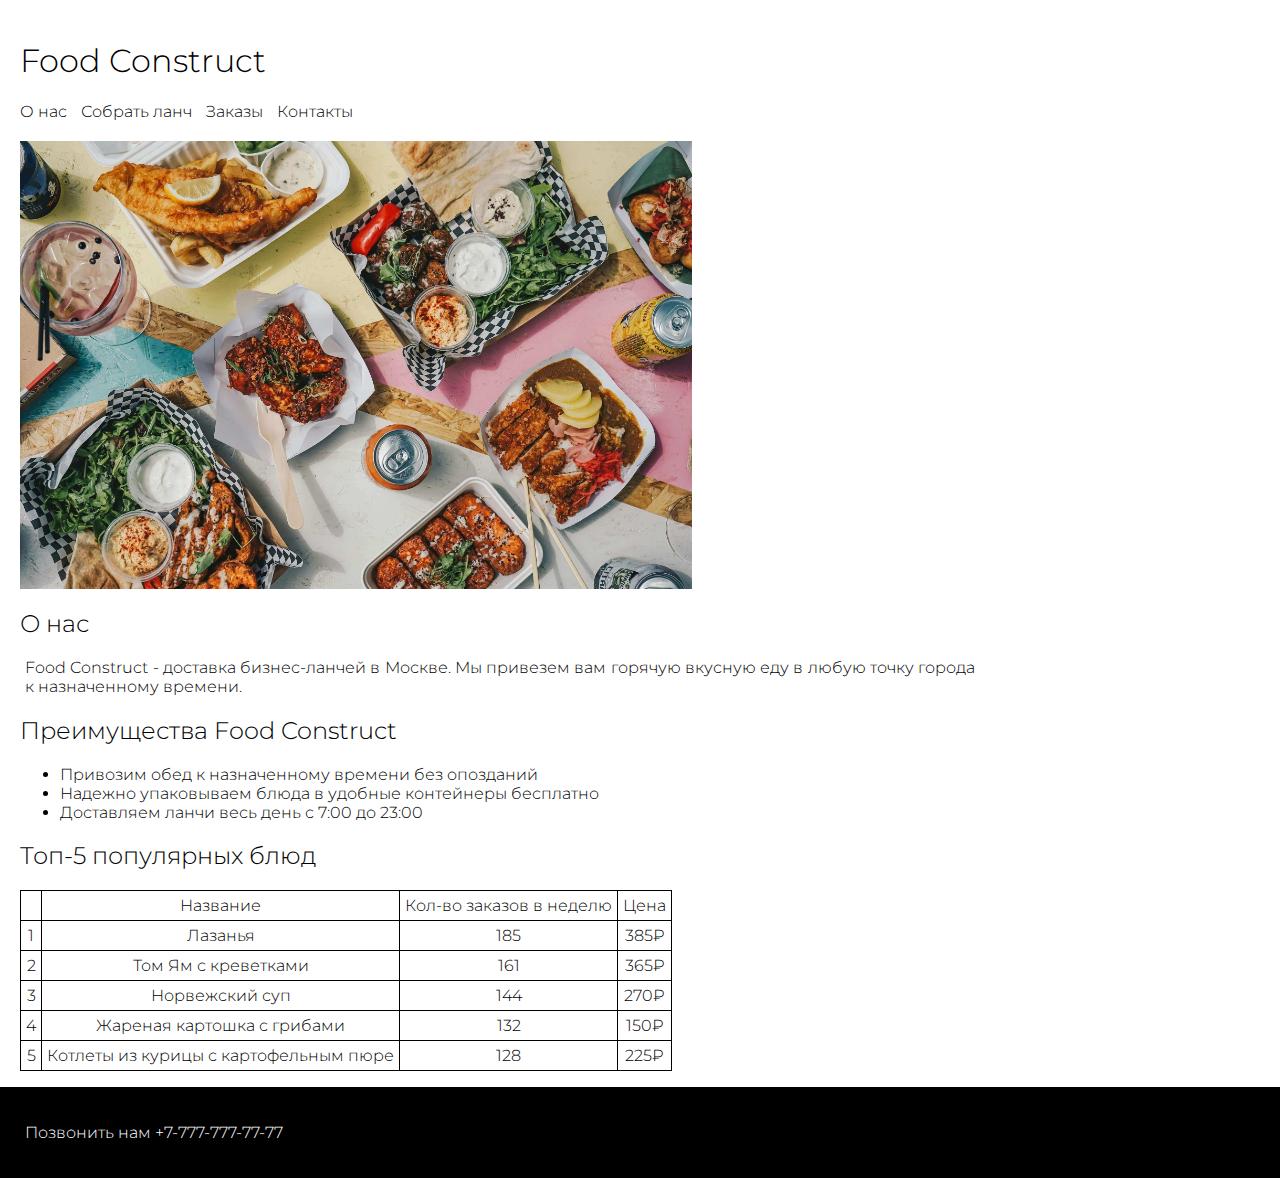
<file: docs/index.html>
<!DOCTYPE html>
<html lang="ru">
<head>
    <meta charset="UTF-8">
    <meta name="viewport" content="width=device-width, initial-scale=1.0">
    <title>Food Construct</title>
    <link rel="stylesheet" href="style.css">
    <link rel="preconnect" href="https://fonts.googleapis.com">
    <link rel="preconnect" href="https://fonts.gstatic.com" crossorigin>
    <link href="https://fonts.googleapis.com/css2?family=Montserrat:ital,wght@0,100..900;1,100..900&display=swap" rel="stylesheet">
</head>
<body>    
    <header class="header">
        <div class="container">
            <h1>Food Construct</h1>
            <nav class="main-menu">
                <ul>
                    <li><a href="index.html">О нас</a></li>
                    <li><a href="lucnh.html">Собрать ланч</a></li>
                    <li><a href="#">Заказы</a></li>
                    <li><a href="#footer">Контакты</a></li>
                </ul>
            </nav>
        </div>
    </header>

    <main>
        <div class="container">
            <figure class="image">
                <img src="images/lunch.jpg" alt="Lunch">
            </figure>

            <section>
                <h2>О нас</h2>
                <p>
                    Food Construct - доставка бизнес-ланчей в Москве. Мы привезем вам горячую вкусную еду в любую точку города к назначенному времени.
                </p>
            </section>

            <section>
                <h2>Преимущества Food Construct</h2>
                <p>
                    <ul>
                        <li>Привозим обед к назначенному времени без опозданий</li>
                        <li>Надежно упаковываем блюда в удобные контейнеры бесплатно</li>
                        <li>Доставляем ланчи весь день с 7:00 до 23:00</li>
                    </ul>
                </p>
            </section>

            <section>
                <h2>Топ-5 популярных блюд</h2>
                <table>
                    <thead>
                        <tr>
                            <th></th>
                            <th>Название</th>
                            <th>Кол-во заказов в неделю</th>
                            <th>Цена</th>
                        </tr>
                    </thead>
                    <tbody>
                        <tr>
                            <td>1</td>
                            <td>Лазанья</td>
                            <td>185</td>
                            <td>385&#8381;</td>
                        </tr>
                        <tr>
                            <td>2</td>
                            <td>Том Ям с креветками</td>
                            <td>161</td>
                            <td>365&#8381;</td>
                        </tr>
                        <tr>
                            <td>3</td>
                            <td>Норвежский суп</td>
                            <td>144</td>
                            <td>270&#8381;</td>
                        </tr>
                        <tr>
                            <td>4</td>
                            <td>Жареная картошка с грибами</td>
                            <td>132</td>
                            <td>150&#8381;</td>
                        </tr>
                        <tr>
                            <td>5</td>
                            <td>Котлеты из курицы с картофельным пюре</td>
                            <td>128</td>
                            <td>225&#8381;</td>
                        </tr>
                    </tbody>
                </table>
                <p></p>
            </section>
        </div>
    </main>

    <footer id="footer">
        <div class="container">
            <p>Позвонить нам +7-777-777-77-77</p>
        </div>
    </footer>
</body>
</html>
</file>
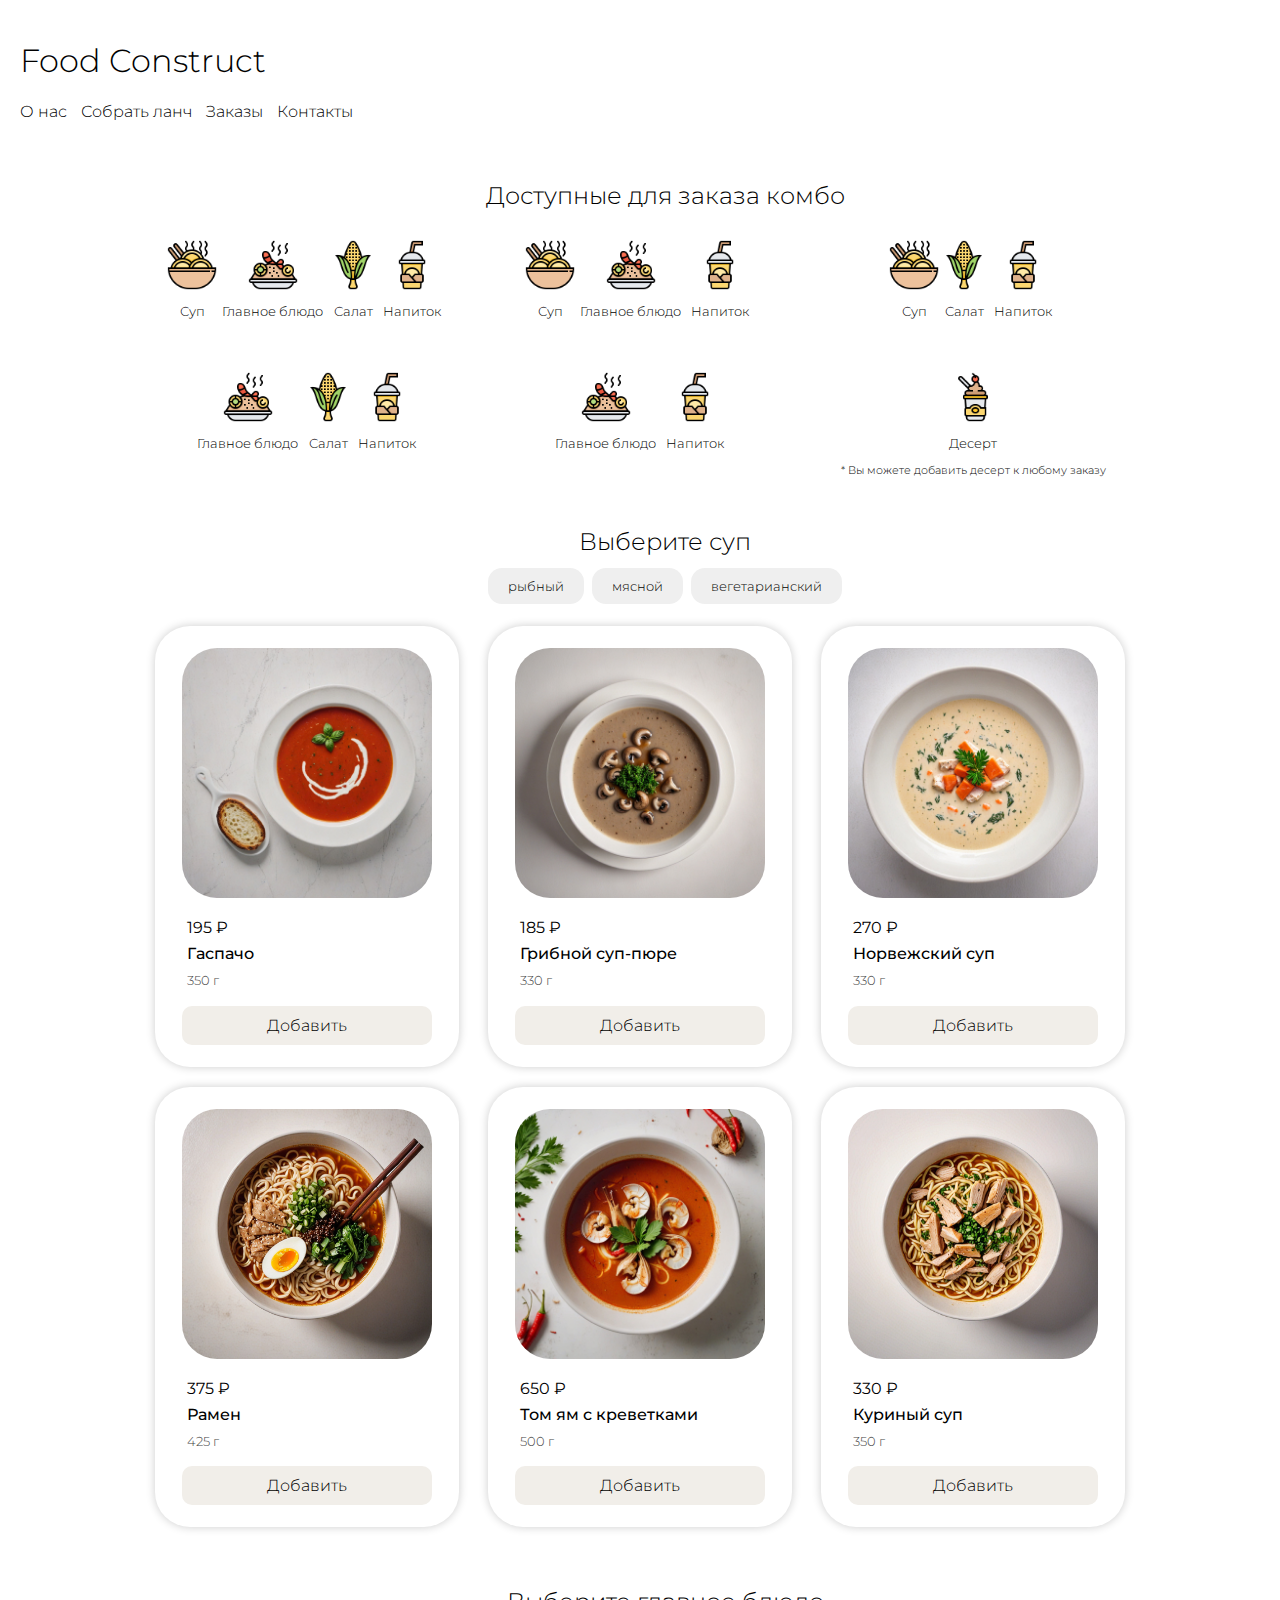
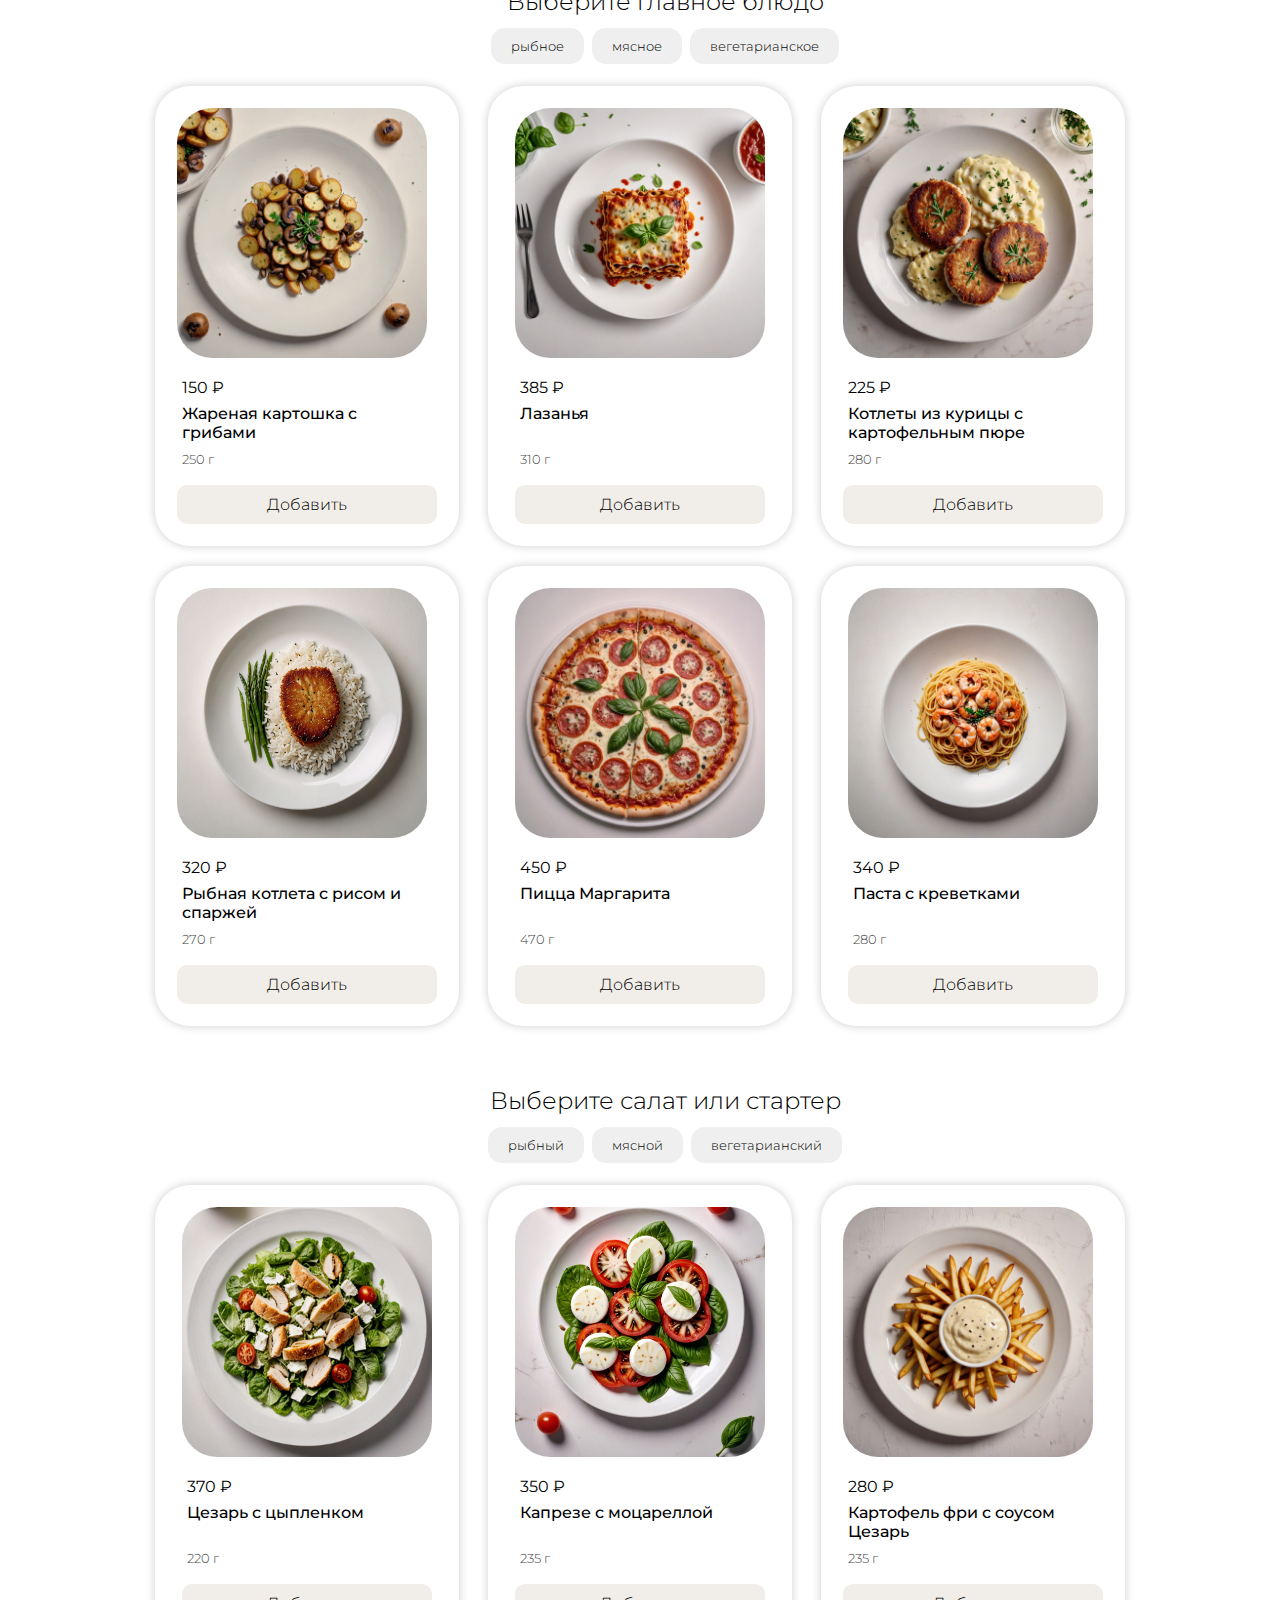
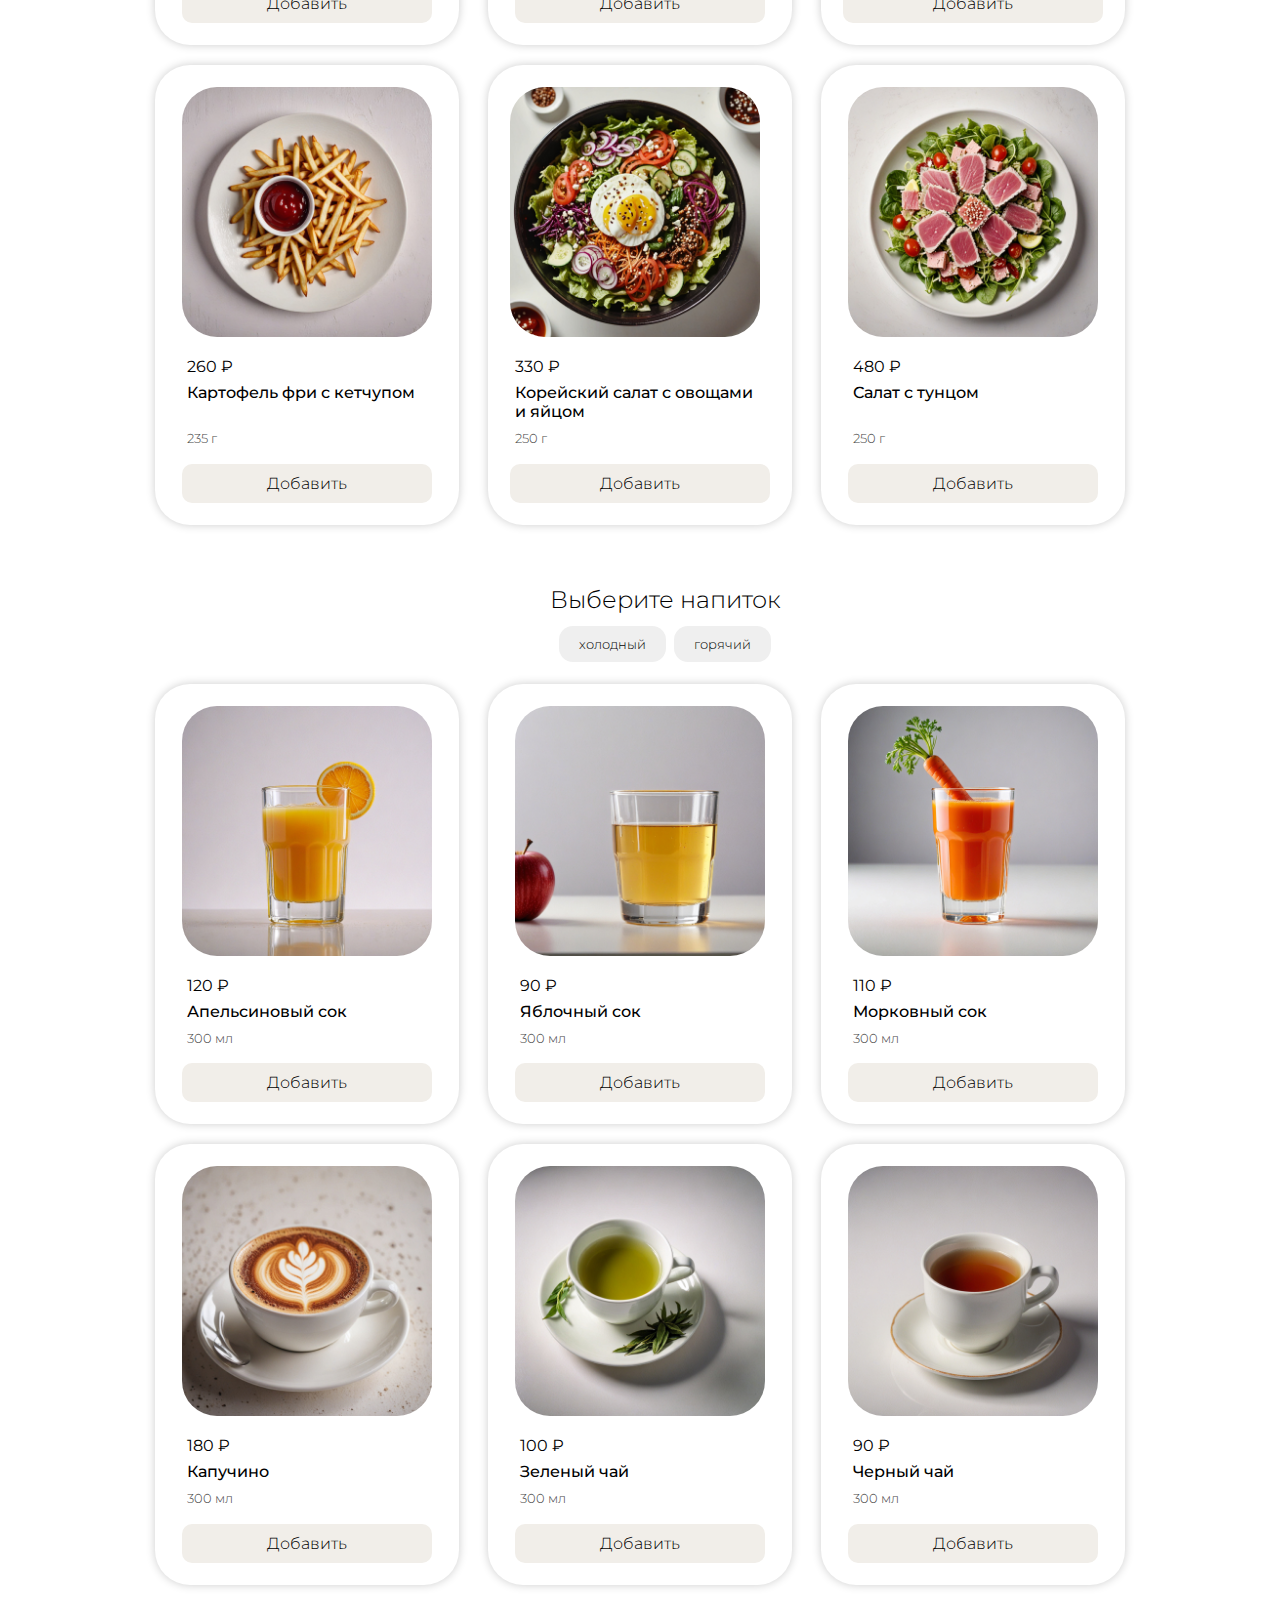
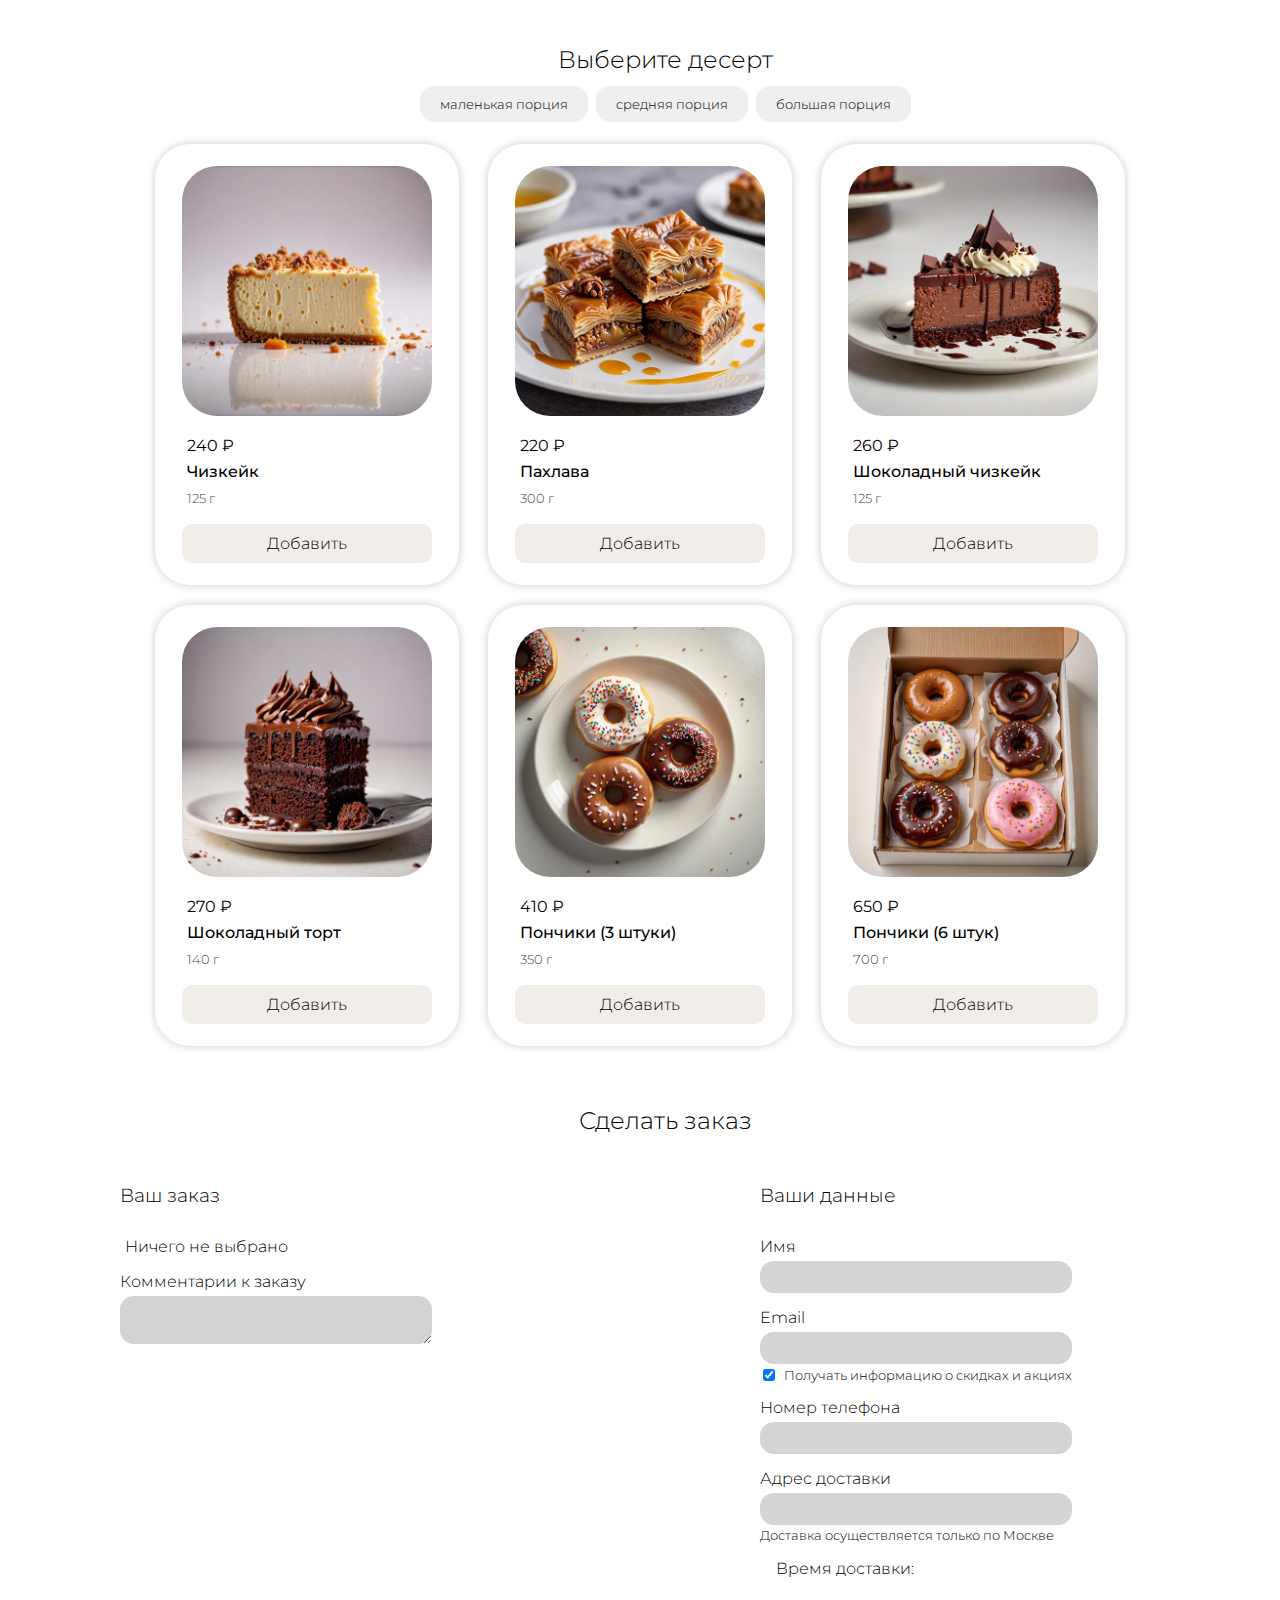
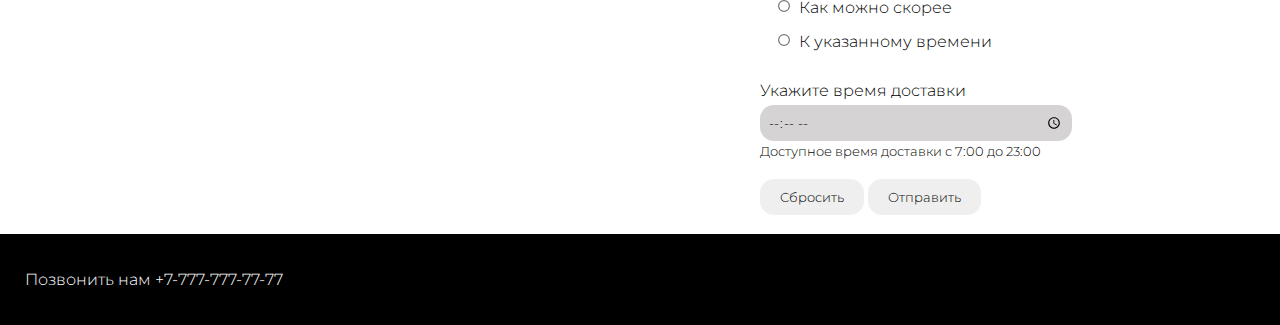
<file: docs/lucnh.html>
<!DOCTYPE html>
<html lang="ru">
<head>
    <meta charset="UTF-8">
    <meta name="viewport" content="width=device-width, initial-scale=1.0">
    <link rel="stylesheet" href="lunch.css">
    <link rel="preconnect" href="https://fonts.googleapis.com">
    <link rel="preconnect" href="https://fonts.gstatic.com" crossorigin>
    <link href="https://fonts.googleapis.com/css2?family=Montserrat:ital,wght@0,100..900;1,100..900&display=swap" rel="stylesheet">
    <title>Food Construct</title>
</head>
<body>

    <header class="header">
        <div class="container">
            <h1>Food Construct</h1>
            <nav class="main-menu">
                <ul>
                    <li><a href="index.html">О нас</a></li>
                    <li><a href="lunch.html">Собрать ланч</a></li>
                    <li><a href="#">Заказы</a></li>
                    <li><a href="#footer">Контакты</a></li>
                </ul>
            </nav>
        </div>
    </header>
    
    <main>
        <!-- Контейнеры для комбо -->
        <section id="lunch-options">
            <h2 class="menu-category-text">Доступные для заказа комбо</h2>
            <div class="combo-container">
              <div class="lunch-option">
                <div class="combo-dish">
                  <img class="icon" src="images/icons/soup.png" alt="Суп">
                  <p>Суп</p>
                </div>
                <div class="combo-dish">
                  <img class="icon" src="images/icons/main.png" alt="Главное блюдо">
                  <p>Главное блюдо</p>
                </div>
                <div class="combo-dish">
                  <img class="icon" src="images/icons/salad.png" alt="Салат">
                  <p>Салат</p>
                </div>
                <div class="combo-dish">
                    <img class="icon" src="images/icons/drink.png" alt="Напиток">
                    <p>Напиток</p>
                  </div>
              </div>

              <div class="lunch-option">
                <div class="combo-dish">
                  <img class="icon" src="images/icons/soup.png" alt="Суп">
                  <p>Суп</p>
                </div>
                <div class="combo-dish">
                  <img class="icon" src="images/icons/main.png" alt="Главное блюдо">
                  <p>Главное блюдо</p>
                </div>
                <div class="combo-dish">
                    <img class="icon" src="images/icons/drink.png" alt="Напиток">
                    <p>Напиток</p>
                  </div>
              </div>

              <div class="lunch-option">
                <div class="combo-dish">
                  <img class="icon" src="images/icons/soup.png" alt="Суп">
                  <p>Суп</p>
                </div>
                <div class="combo-dish">
                  <img class="icon" src="images/icons/salad.png" alt="Салат">
                  <p>Салат</p>
                </div>
                <div class="combo-dish">
                    <img class="icon" src="images/icons/drink.png" alt="Напиток">
                    <p>Напиток</p>
                  </div>
              </div>

              <div class="lunch-option">
                <div class="combo-dish">
                  <img class="icon" src="images/icons/main.png" alt="Главное блюдо">
                  <p>Главное блюдо</p>
                </div>
                <div class="combo-dish">
                  <img class="icon" src="images/icons/salad.png" alt="Салат">
                  <p>Салат</p>
                </div>
                <div class="combo-dish">
                    <img class="icon" src="images/icons/drink.png" alt="Напиток">
                    <p>Напиток</p>
                  </div>
              </div>

              <div class="lunch-option">
                <div class="combo-dish">
                  <img class="icon" src="images/icons/main.png" alt="Главное блюдо">
                  <p>Главное блюдо</p>
                </div>
                <div class="combo-dish">
                    <img class="icon" src="images/icons/drink.png" alt="Напиток">
                    <p>Напиток</p>
                  </div>
              </div>

              <div class="lunch-option">
                <div class="combo-dish">
                    <img class="icon" src="images/icons/desert.png" alt="Десерт">
                    <p>Десерт</p>
                    <small>* Вы можете добавить десерт к любому заказу</small>
                  </div>
              </div>
            </div>
          </section>
          

        <!-- Контейнеры для категорий блюд с фильтрами -->
        <section class="soups">
            <h2 class="menu-category-text">Выберите суп</h2>
            <div class="filter">
                <button class="btn-filter" data-category="soup" data-kind="soup-fish">рыбный</button>
                <button class="btn-filter" data-category="soup" data-kind="soup-meat">мясной</button>
                <button class="btn-filter" data-category="soup" data-kind="soup-vegetarian">вегетарианский</button>
            </div>
            <div class="menu-item-container" id="soups-container"></div>
        </section>

        <section class="main-dishes">
            <h2 class="menu-category-text">Выберите главное блюдо</h2>
            <div class="filter">
                <button class="btn-filter" data-category="main" data-kind="main-fish">рыбное</button>
                <button class="btn-filter" data-category="main" data-kind="main-meat">мясное</button>
                <button class="btn-filter" data-category="main" data-kind="main-vegetarian">вегетарианское</button>
            </div>
            <div class="menu-item-container" id="mains-container"></div>
        </section>

        <section class="salads">
            <h2 class="menu-category-text">Выберите салат или стартер</h2>
            <div class="filter">
                <button class="btn-filter" data-category="salads" data-kind="salads-fish">рыбный</button>
                <button class="btn-filter" data-category="salads" data-kind="salads-meat">мясной</button>
                <button class="btn-filter" data-category="salads" data-kind="salads-vegetarian">вегетарианский</button>
            </div>
            <div class="menu-item-container" id="salads-container"></div>
        </section>

        <section class="drinks">
            <h2 class="menu-category-text">Выберите напиток</h2>
            <div class="filter">
                <button class="btn-filter" data-category="drink" data-kind="cold">холодный</button>
                <button class="btn-filter" data-category="drink" data-kind="hot">горячий</button>
            </div>
            <div class="menu-item-container" id="drinks-container"></div>
        </section>

        <section class="desserts">
            <h2 class="menu-category-text">Выберите десерт</h2>
            <div class="filter">
                <button class="btn-filter" data-category="dessert" data-kind="small">маленькая порция</button>
                <button class="btn-filter" data-category="dessert" data-kind="medium">средняя порция</button>
                <button class="btn-filter" data-category="dessert" data-kind="large">большая порция</button>
            </div>
            <div class="menu-item-container" id="desserts-container"></div>
        </section>

        <!-- Раздел для отображения выбранных блюд и итоговой стоимости -->
        <section>
            <h2 class="menu-category-text">Сделать заказ</h2>
            <form action="https://httpbin.org/post" method="post">
                <div class="order-block">
                    <h3>Ваш заказ</h3>
                    <div id="order-container">
                        <p>Ничего не выбрано</p>
                    </div>
                    <p id="total-price" hidden>Итоговая стоимость: 0 руб.</p>

                    <label for="comments">Комментарии к заказу</label>
                    <textarea id="comments" name="comments"></textarea>
                </div>

                <!-- Остальные поля для ввода данных клиента и подтверждения заказа -->
                <div class="customer-block">
                    <h3>Ваши данные</h3>
                    <label for="name">Имя</label>
                    <input type="text" id="name" name="name" required>
                    
                    <label for="email">Email</label>
                    <input type="email" id="email" name="email" required>

                    <label class="checkbox">
                        <input type="checkbox" id="subscribe" name="subscribe" checked>
                        <small>Получать информацию о скидках и акциях</small>
                    </label>

                    <label for="phone">Номер телефона</label>
                    <input type="tel" id="phone" name="phone" required>

                    <label for="address">Адрес доставки</label>
                    <input type="text" id="address" name="address" required>
                    <br>
                    <small>Доставка осуществляется только по Москве</small>

                    <fieldset>                        
                        <legend>Время доставки:</legend>
                        <label>
                            <input type="radio" id="asap" name="delivery-time" value="asap" required>
                            Как можно скорее
                        </label>
                        <label>
                            <input type="radio" id="specific" name="delivery-time" value="specific" required>
                            К указанному времени
                        </label>                        
                    </fieldset>

                    <label for="time">Укажите время доставки</label>                    
                    <input type="time" id="time" name="time" min="07:00" max="23:00" step="300" required>
                    <br>
                    <small>Доступное время доставки с 7:00 до 23:00</small>

                    <br>
                    <br>
                    <button type="reset">Сбросить</button>
                    <button type="submit">Отправить</button>
                </div>
            </form>
            <br>
        </section>

    </main>

    <footer id="footer">
        <div class="container">
            <p>Позвонить нам +7-777-777-77-77</p>
        </div>
    </footer>

    <!-- Подключение JavaScript -->
    <script type="module" src="dishes.js"></script>
    <script type="module" src="script.js"></script>
</body>
</html>
</file>
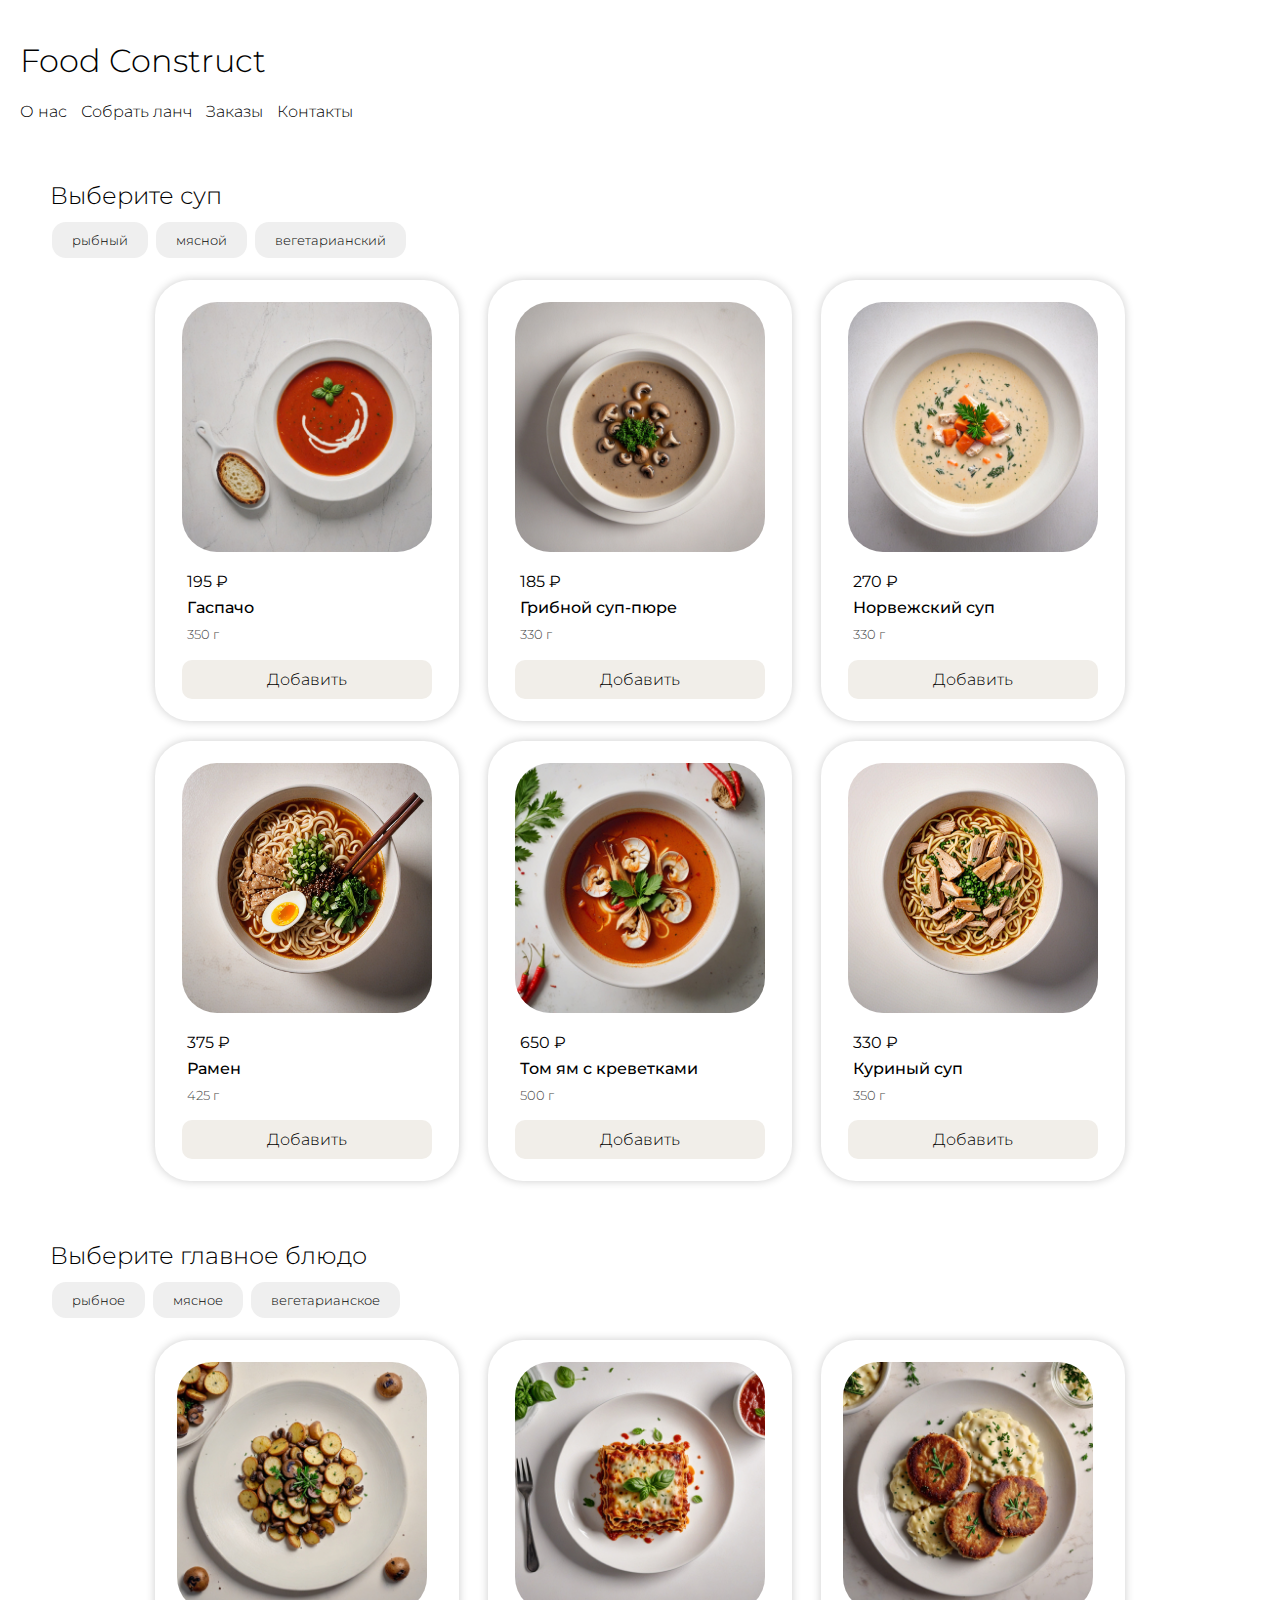
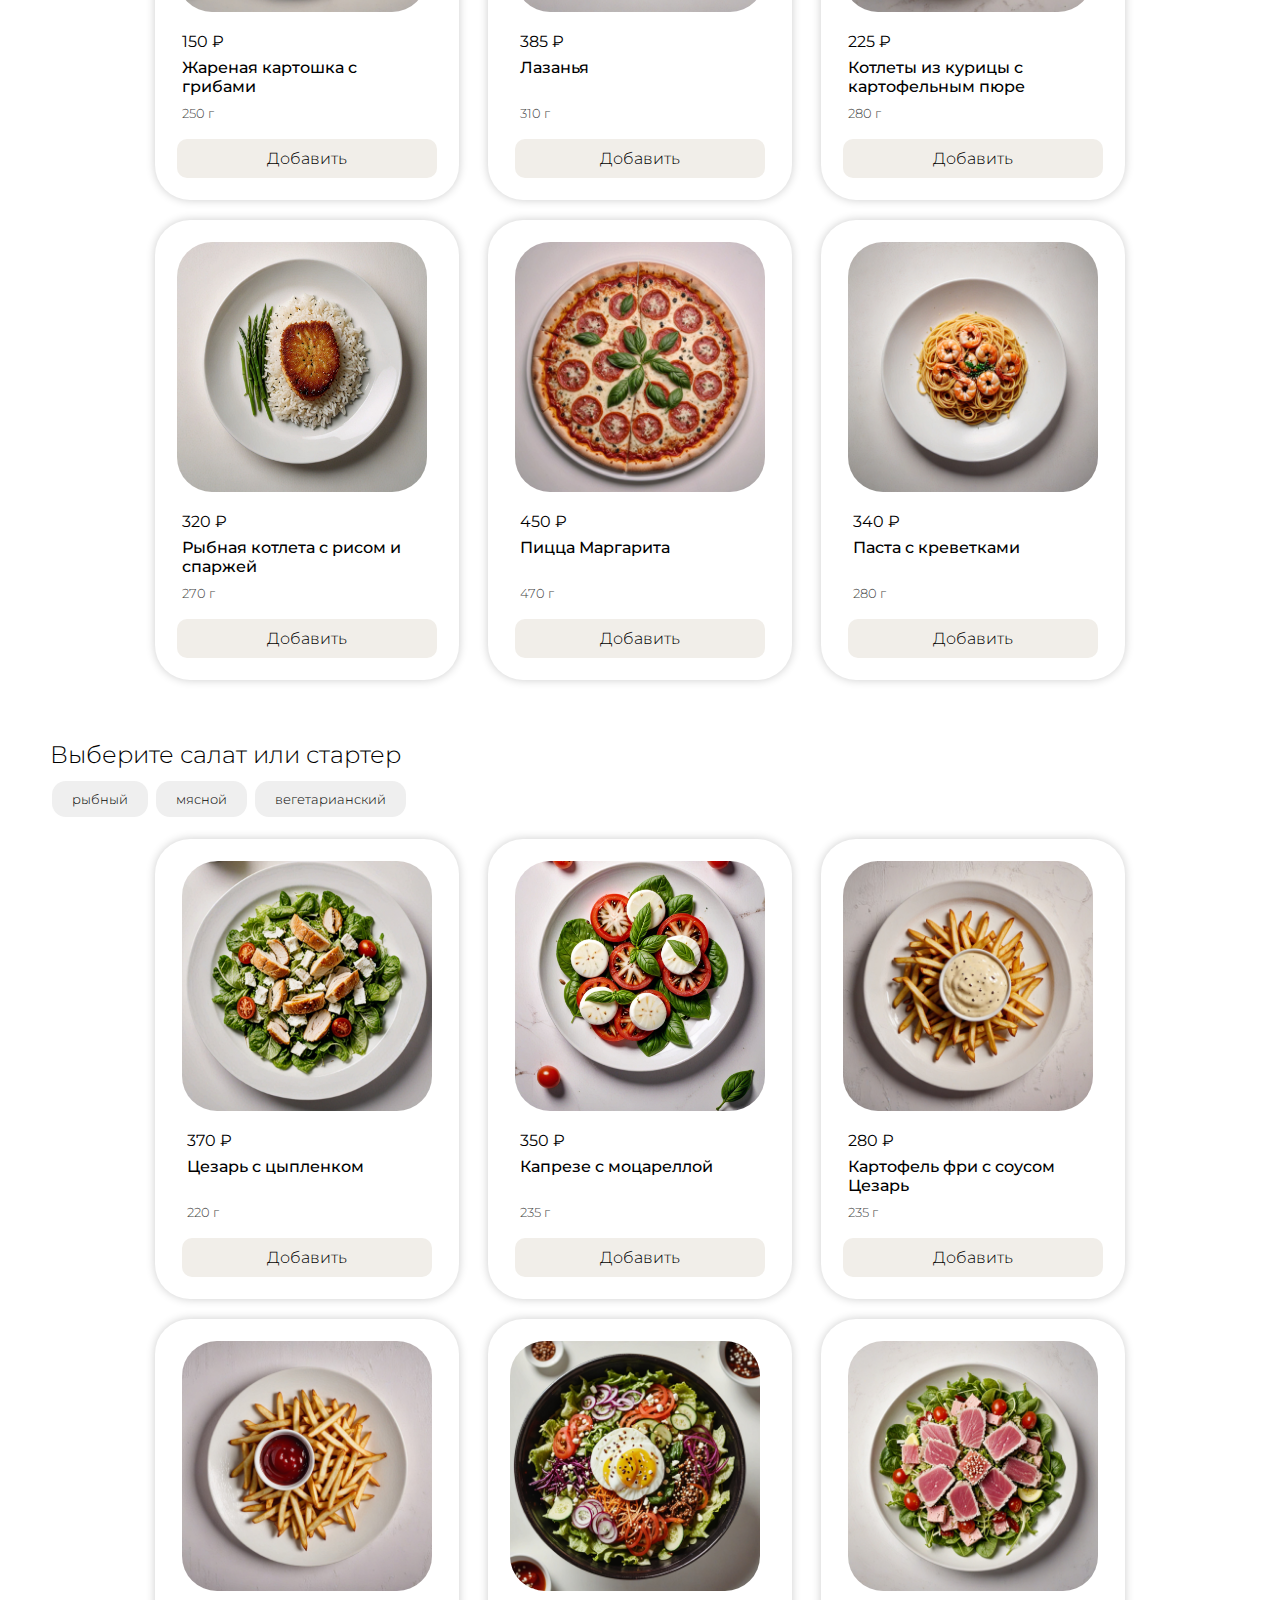
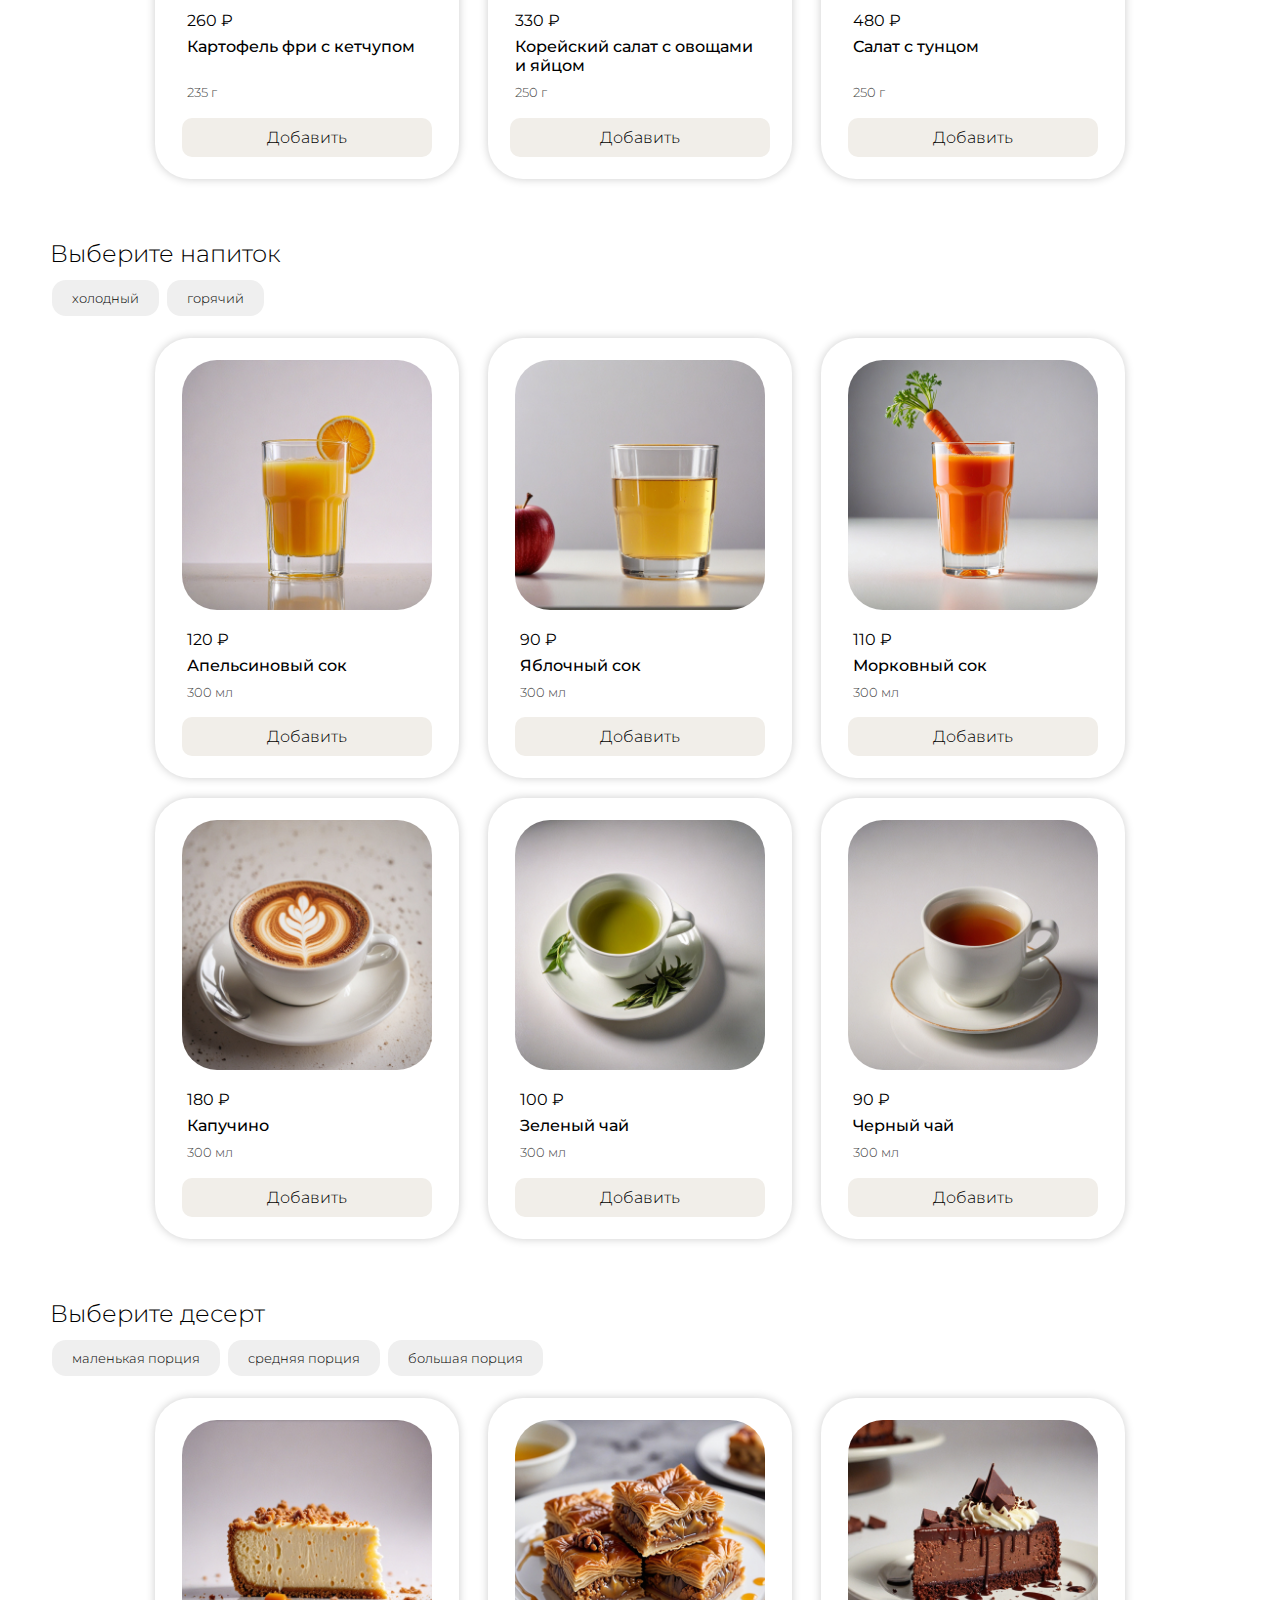
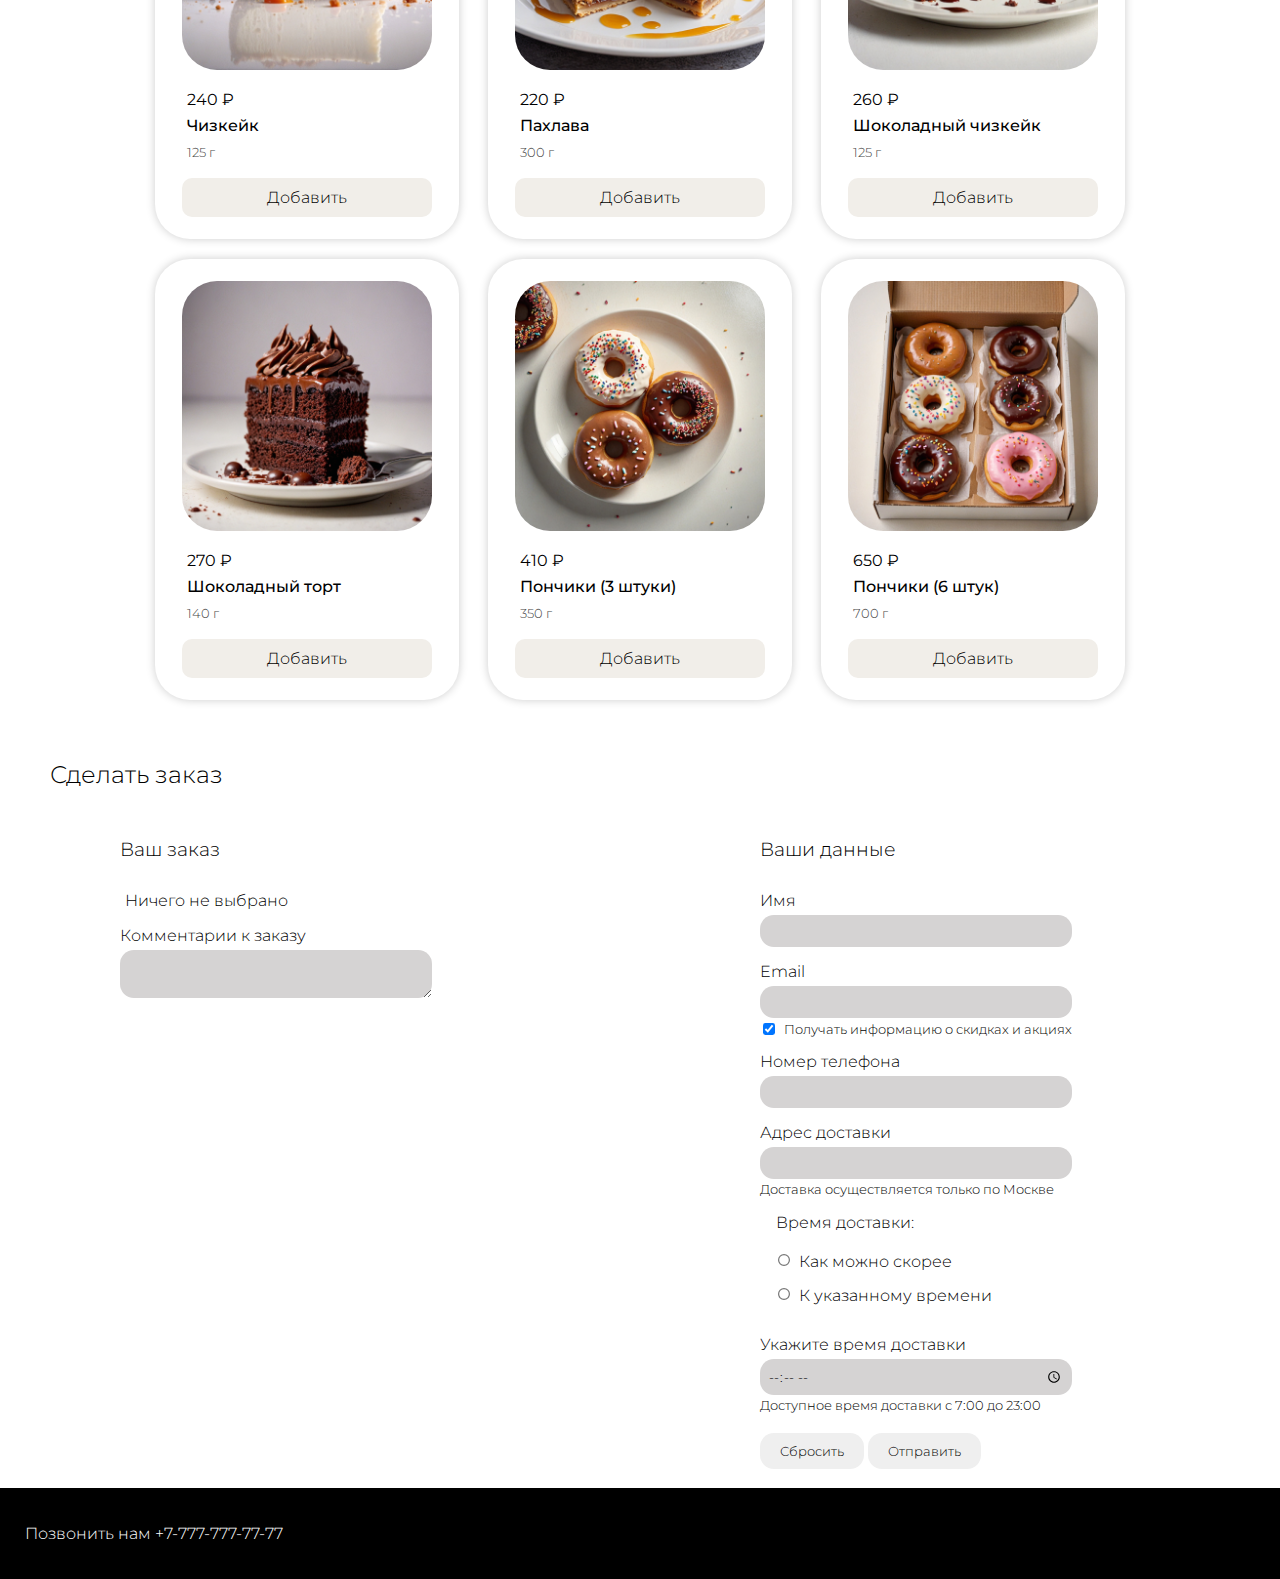
<file: lab5/lucnh.html>
<!DOCTYPE html>
<html lang="ru">
<head>
    <meta charset="UTF-8">
    <meta name="viewport" content="width=device-width, initial-scale=1.0">
    <link rel="stylesheet" href="lunch.css">
    <link rel="preconnect" href="https://fonts.googleapis.com">
    <link rel="preconnect" href="https://fonts.gstatic.com" crossorigin>
    <link href="https://fonts.googleapis.com/css2?family=Montserrat:ital,wght@0,100..900;1,100..900&display=swap" rel="stylesheet">
    <title>Food Construct</title>
</head>
<body>

    <header class="header">
        <div class="container">
            <h1>Food Construct</h1>
            <nav class="main-menu">
                <ul>
                    <li><a href="index.html">О нас</a></li>
                    <li><a href="lunch.html">Собрать ланч</a></li>
                    <li><a href="#">Заказы</a></li>
                    <li><a href="#footer">Контакты</a></li>
                </ul>
            </nav>
        </div>
    </header>
    
    <main>
        <!-- Контейнеры для категорий блюд с фильтрами -->
        <section class="soups">
            <h2 class="menu-category-text">Выберите суп</h2>
            <div class="filter">
                <button class="btn-filter" data-category="soup" data-kind="soup-fish">рыбный</button>
                <button class="btn-filter" data-category="soup" data-kind="soup-meat">мясной</button>
                <button class="btn-filter" data-category="soup" data-kind="soup-vegetarian">вегетарианский</button>
            </div>
            <div class="menu-item-container" id="soups-container"></div>
        </section>

        <section class="main-dishes">
            <h2 class="menu-category-text">Выберите главное блюдо</h2>
            <div class="filter">
                <button class="btn-filter" data-category="main" data-kind="main-fish">рыбное</button>
                <button class="btn-filter" data-category="main" data-kind="main-meat">мясное</button>
                <button class="btn-filter" data-category="main" data-kind="main-vegetarian">вегетарианское</button>
            </div>
            <div class="menu-item-container" id="mains-container"></div>
        </section>

        <section class="salads">
            <h2 class="menu-category-text">Выберите салат или стартер</h2>
            <div class="filter">
                <button class="btn-filter" data-category="salads" data-kind="salads-fish">рыбный</button>
                <button class="btn-filter" data-category="salads" data-kind="salads-meat">мясной</button>
                <button class="btn-filter" data-category="salads" data-kind="salads-vegetarian">вегетарианский</button>
            </div>
            <div class="menu-item-container" id="salads-container"></div>
        </section>

        <section class="drinks">
            <h2 class="menu-category-text">Выберите напиток</h2>
            <div class="filter">
                <button class="btn-filter" data-category="drink" data-kind="cold">холодный</button>
                <button class="btn-filter" data-category="drink" data-kind="hot">горячий</button>
            </div>
            <div class="menu-item-container" id="drinks-container"></div>
        </section>

        <section class="desserts">
            <h2 class="menu-category-text">Выберите десерт</h2>
            <div class="filter">
                <button class="btn-filter" data-category="dessert" data-kind="small">маленькая порция</button>
                <button class="btn-filter" data-category="dessert" data-kind="medium">средняя порция</button>
                <button class="btn-filter" data-category="dessert" data-kind="large">большая порция</button>
            </div>
            <div class="menu-item-container" id="desserts-container"></div>
        </section>

        <!-- Раздел для отображения выбранных блюд и итоговой стоимости -->
        <section>
            <h2 class="menu-category-text">Сделать заказ</h2>
            <form action="https://httpbin.org/post" method="post">
                <div class="order-block">
                    <h3>Ваш заказ</h3>
                    <div id="order-container">
                        <p>Ничего не выбрано</p>
                    </div>
                    <p id="total-price" hidden>Итоговая стоимость: 0 руб.</p>

                    <label for="comments">Комментарии к заказу</label>
                    <textarea id="comments" name="comments"></textarea>
                </div>

                <!-- Остальные поля для ввода данных клиента и подтверждения заказа -->
                <div class="customer-block">
                    <h3>Ваши данные</h3>
                    <label for="name">Имя</label>
                    <input type="text" id="name" name="name" required>
                    
                    <label for="email">Email</label>
                    <input type="email" id="email" name="email" required>

                    <label class="checkbox">
                        <input type="checkbox" id="subscribe" name="subscribe" checked>
                        <small>Получать информацию о скидках и акциях</small>
                    </label>

                    <label for="phone">Номер телефона</label>
                    <input type="tel" id="phone" name="phone" required>

                    <label for="address">Адрес доставки</label>
                    <input type="text" id="address" name="address" required>
                    <br>
                    <small>Доставка осуществляется только по Москве</small>

                    <fieldset>                        
                        <legend>Время доставки:</legend>
                        <label>
                            <input type="radio" id="asap" name="delivery-time" value="asap" required>
                            Как можно скорее
                        </label>
                        <label>
                            <input type="radio" id="specific" name="delivery-time" value="specific" required>
                            К указанному времени
                        </label>                        
                    </fieldset>

                    <label for="time">Укажите время доставки</label>                    
                    <input type="time" id="time" name="time" min="07:00" max="23:00" step="300" required>
                    <br>
                    <small>Доступное время доставки с 7:00 до 23:00</small>

                    <br>
                    <br>
                    <button type="reset">Сбросить</button>
                    <button type="submit">Отправить</button>
                </div>
            </form>
            <br>
        </section>

    </main>

    <footer id="footer">
        <div class="container">
            <p>Позвонить нам +7-777-777-77-77</p>
        </div>
    </footer>

    <!-- Подключение JavaScript -->
    <script type="module" src="dishes.js"></script>
    <script type="module" src="script.js"></script>
</body>
</html>
</file>
<file: docs/style.css>
* {
    font-family: "Montserrat", sans-serif;
    font-optical-sizing: auto;
    font-weight: 300;
    font-style: normal;
  }

header {
    padding: 20px 0;
    font-weight: bold;
}

body {
    margin: 0;
}

.main-menu ul {
    margin: 0;
    list-style: none;
    padding: 0;
}

.main-menu li {
    display: inline;
    margin-right: 10px;
}

.main-menu a {
    color: black;
    text-decoration: none;
}

.main-menu a:hover {
    color: orangered;
}

/* img {
    height: 450px;
    width: auto;
    text-align: center;
} */

figure {
    margin: 0;
    text-align: center;
}

figure img {
    max-width: 70%;
    height: auto;
    display: block; /* убираем пробелы снизу и сверху */
    /* margin: 0 auto; центрируем изображение внутри figure */
}

p {
    text-align: justify;
    padding: 0 5px;
}

table {
    border-collapse: collapse;
    text-align: center;
}

th, td {
    padding: 5px;
    border: 1px solid black;
}

footer {
    background-color: black;
    color: white;
    padding: 20px 0;
    margin-top: auto;
}

.container {
    max-width: 75%;
    margin: 0 20px;
}

.main-menu {
    display: flex;
    justify-content: flex-start; /* выравниваются по левому краю */
  }
  
  @media (max-width: 800px) {
    .main-menu {
      justify-content: space-around;
    }
  }
  
  @media (max-width: 600px) {
    .main-menu {
      flex-direction: column;
      align-items: center; 
    }
  }


  /* (.main-content) */

  /* .container {
    width: 100%; 
    padding: 20px; 
  }
  
  @media (max-width: 800px) {
    .container {
      padding: 15px; 
    }
  }
  
  @media (max-width: 600px) {
    .container {
      padding: 10px;
    }
  }
   */
</file>
<file: docs/lunch.css>
* {
    font-family: "Montserrat", sans-serif;
    font-optical-sizing: auto;
    font-weight: 300;
    font-style: normal;
  }

header {
    padding: 20px 0;
    font-weight: bold;
}

body {
    margin: 0;
}

.main-menu ul {
    margin: 0;
    list-style: none;
    padding: 0;
}

.main-menu li {
    display: inline;
    margin-right: 10px;
}

.main-menu a {
    color: black;
    text-decoration: none;
}

.main-menu a:hover {
    color: orangered;
}

img {
    height: 450px;
    width: auto;
    text-align: center;
}

.icon {
    height: 50px;
    width: auto;
    transition: transform 0.3s ease;
}

.icon:hover {
    transform: translateY(-5px) scale(1.1);
  }

p {
    text-align: left;
    padding: 0 5px;
}

table {
    border-collapse: collapse;
    text-align: center;
}

th, td {
    padding: 5px;
    border: 1px solid black;
}

footer {
    background-color: black;
    color: white;
    padding: 20px 0;
    margin-top: auto;
}

.combo-container {
    margin: auto;
    margin-top: 20px;
    max-width: 980px;
    display: grid;
    grid-template-columns: repeat(3, 1fr);
    gap: 20px;
}

.lunch-option {
    display: flex;
    justify-content: center;
    padding: 10px;
    border: none;
    font-size: 13px;
}

.container {
    max-width: 75%;
    margin: 0 20px;
}

.combo-dish {
    display: flex;
    flex-direction: column;
    align-items: center;
}

.filter {
    margin-left: 50px;
    margin-bottom: 10px;
    text-align: center;
}

.menu-category-text {
    margin-left: 50px;
    margin-top: 40px;
    margin-bottom: 10px;
    text-align: center;
}

.menu-item {
    display: flex;
    flex-flow: column wrap;
    margin-bottom: 20px;
    width: 300px;
    max-height: 550px;
    border: 2px solid transparent;
    border-radius: 35px;
    align-content: center;
    box-shadow: 0 0 10px rgba(0, 0, 0, 0.2);
}

.menu-item:hover {
    border: 2px solid rgb(4, 4, 24);
}

.menu-item:hover button {
    background-color: rgb(5, 15, 29);
    color: white;
}

/* изменение размера при нажатии */
.menu-item:active button{
    background-color: rgb(5, 15, 29);
    color: white;
    transform: scale(1.03);
}

/* анимация пульсации */
@keyframes pulse {
    0% {
        transform: scale(1);
    }
    50% {
        transform: scale(1.03);
    }
    100% {
        transform: scale(1);
    }
}

.dish-img img {
    margin-top: 20px;
    border-radius: 35px;
    width: 250px;
    height: 250px;
    object-fit: cover;
}

.menu-item-container {
    margin: auto;
    margin-top: 20px;
    max-width: 980px;
    display: grid;
    grid-template-columns: repeat(3, 1fr);
    justify-items: center;
    column-gap: 20px;
}

@media (max-width: 800px) {
    nav h1{
        text-align: center;
    }
    .menu-item-container {
        grid-template-columns: repeat(2, 1fr);
        margin: auto;
        max-width: 980px;
        display: grid;
        justify-items: center;
        row-gap: 20px;
    }
    .container{
        flex-direction: column;
        align-items: center;
        align-content: center;
        gap: 20px;
    }
    .menu-category-text{
        text-align: center;
        margin: 30px 0;
    }
}

@media (max-width: 600px) {
    .menu-item-container {
        grid-template-columns: 1fr;
    }

}

.dish-name {
    flex: 1;
    max-width: 250px;
    font-size: 100%;
    font-weight: 500;
    margin: 0;
}

.price {
    font-size: 100%;
    margin-bottom: 7px;
    font-weight: 400;
}

.dish-weight {
    margin-top: 10px;
    font-size: 80%;
    color: rgb(69, 69, 69);
}

.btn{
    font-size: 100%;
    text-align: center;
    margin-top: 5px;
    border: none;
    border-radius: 10px;
    padding: 10px 0;
    background-color:#f1eee9;
    text-decoration: none;
    transition: color 0.25s, background-color 0.25s;
    margin-bottom: 20px;
    cursor: pointer;
}

.btn:hover{
    color:white;
    background-color: goldenrod;
}

form {
    display: flex;
    justify-content: space-between;
  }

  .order-block, .customer-block {
    width: 50%;
    margin-top: 20px;
    margin-left: 120px;
    display: inline-block;
    /* justify-items: center; */
    column-gap: 10px;
  }

  h3 {
    text-align: left;
    margin-bottom: 30px;
  }

  label {
    display: flex;
    margin-top: 15px;
    margin-bottom: 5px;
  }

  .checkbox {
    margin-top: 3px;
  }

  select, input, textarea {
    width: 60%;
    padding: 8px;
    margin-bottom: 20x;
    box-sizing: border-box;
    border: none;
    border-radius: 14px;
    background-color: #d5d3d3;
  }
  
  input[type="checkbox"],
  input[type="radio"] {
    width: 10px;
    height: 10px; 
    margin-right: 10px; 
    transform: scale(1.2);
  }

  button {
    padding: 10px 20px;
    cursor: pointer;
    border: none;
    border-radius: 14px;
  }

  button:hover {
    background-color: #d5d3d3;
}

  .btn-filter {
    padding: 10px 20px;
    margin: 2px;
    cursor: pointer;
    border: none;
    border-radius: 14px;
  }

  .btn-filter:hover {
    background-color: #b4d6b5;
}

.btn-filter.active {
    background-color: #b4d6b5;
}


  fieldset {
    width: 60%;
    margin-top: 15px;
    box-sizing: border-box;
    border: none !important;
  }

  strong {
    font-weight: 500; 
  }
  
.total-price {
    font-weight: 500;
}


.notification {
    position: fixed;
    top: 50%;
    left: 50%;
    transform: translate(-50%, -50%);
    z-index: 9999; /* гарантирует, что уведомление выше всех других элементов */
    background-color: rgba(255, 255, 255, 0.95); /* полупрозрачный фон */
    padding: 20px;
    border: 1px solid #333;
    border-radius: 8px;
    box-shadow: 0 4px 10px rgba(0, 0, 0, 0.3);
    text-align: center;
    max-width: 80%; /* чтобы уведомление не выходило за края экрана */
    word-wrap: break-word; /* перенос длинных слов */
  }
  
  .notification p {
    margin: 0 0 10px;
    font-size: 16px;
    color: #333;
  }
  
  .notification .close-btn {
    display: inline-block;
    padding: 8px 12px;
    font-size: 14px;
    border: none;
    border-radius: 4px;
    cursor: pointer;
  }
  
  .notification .close-btn:hover {
    background-color: #555;
    color: #fff;
  }
</file>
<file: lab5/lunch.css>
* {
    font-family: "Montserrat", sans-serif;
    font-optical-sizing: auto;
    font-weight: 300;
    font-style: normal;
  }

header {
    padding: 20px 0;
    font-weight: bold;
}

body {
    margin: 0;
}

.main-menu ul {
    margin: 0;
    list-style: none;
    padding: 0;
}

.main-menu li {
    display: inline;
    margin-right: 10px;
}

.main-menu a {
    color: black;
    text-decoration: none;
}

.main-menu a:hover {
    color: orangered;
}

img {
    height: 450px;
    width: auto;
    text-align: center;
}

p {
    text-align: left;
    padding: 0 5px;
}

table {
    border-collapse: collapse;
    text-align: center;
}

th, td {
    padding: 5px;
    border: 1px solid black;
}

footer {
    background-color: black;
    color: white;
    padding: 20px 0;
    margin-top: auto;
}

.container {
    max-width: 75%;
    margin: 0 20px;
}

.filter {
    margin-left: 50px;
    margin-bottom: 10px;
}

.menu-category-text {
    margin-left: 50px;
    margin-top: 40px;
    margin-bottom: 10px;
}

.menu-item {
    display: flex;
    flex-flow: column wrap;
    margin-bottom: 20px;
    width: 300px;
    max-height: 550px;
    border: 2px solid transparent;
    border-radius: 35px;
    align-content: center;
    box-shadow: 0 0 10px rgba(0, 0, 0, 0.2);
}

.menu-item:hover {
    border: 2px solid rgb(4, 4, 24);
}

.menu-item:hover button {
    background-color: rgb(5, 15, 29);
    color: white;
}

/* изменение размера при нажатии */
.menu-item:active button{
    background-color: rgb(5, 15, 29);
    color: white;
    transform: scale(1.03);
}

/* анимация пульсации */
@keyframes pulse {
    0% {
        transform: scale(1);
    }
    50% {
        transform: scale(1.03);
    }
    100% {
        transform: scale(1);
    }
}

.dish-img img {
    margin-top: 20px;
    border-radius: 35px;
    width: 250px;
    height: 250px;
    object-fit: cover;
}

.menu-item-container {
    margin: auto;
    margin-top: 20px;
    max-width: 980px;
    display: grid;
    grid-template-columns: repeat(3, 1fr);
    justify-items: center;
    column-gap: 20px;
}

@media (max-width: 800px) {
    nav h1{
        text-align: center;
    }
    .menu-item-container {
        grid-template-columns: repeat(2, 1fr);
        margin: auto;
        max-width: 980px;
        display: grid;
        justify-items: center;
        row-gap: 20px;
    }
    .container{
        flex-direction: column;
        align-items: center;
        align-content: center;
        gap: 20px;
    }
    .menu-category-text{
        text-align: center;
        margin: 30px 0;
    }
}

@media (max-width: 600px) {
    .menu-item-container {
        grid-template-columns: 1fr;
    }

}

.dish-name {
    flex: 1;
    max-width: 250px;
    font-size: 100%;
    font-weight: 500;
    margin: 0;
}

.price {
    font-size: 100%;
    margin-bottom: 7px;
    font-weight: 400;
}

.dish-weight {
    margin-top: 10px;
    font-size: 80%;
    color: rgb(69, 69, 69);
}

.btn{
    font-size: 100%;
    text-align: center;
    margin-top: 5px;
    border: none;
    border-radius: 10px;
    padding: 10px 0;
    background-color:#f1eee9;
    text-decoration: none;
    transition: color 0.25s, background-color 0.25s;
    margin-bottom: 20px;
    cursor: pointer;
}

.btn:hover{
    color:white;
    background-color: goldenrod;
}

form {
    display: flex;
    justify-content: space-between;
  }

  .order-block, .customer-block {
    width: 50%;
    margin-top: 20px;
    margin-left: 120px;
    display: inline-block;
    /* justify-items: center; */
    column-gap: 10px;
  }

  h3 {
    text-align: left;
    margin-bottom: 30px;
  }

  label {
    display: flex;
    margin-top: 15px;
    margin-bottom: 5px;
  }

  .checkbox {
    margin-top: 3px;
  }

  select, input, textarea {
    width: 60%;
    padding: 8px;
    margin-bottom: 20x;
    box-sizing: border-box;
    border: none;
    border-radius: 14px;
    background-color: #d5d3d3;
  }
  
  input[type="checkbox"],
  input[type="radio"] {
    width: 10px;
    height: 10px; 
    margin-right: 10px; 
    transform: scale(1.2);
  }

  button {
    padding: 10px 20px;
    cursor: pointer;
    border: none;
    border-radius: 14px;
  }

  button:hover {
    background-color: #d5d3d3;
}

  .btn-filter {
    padding: 10px 20px;
    margin: 2px;
    cursor: pointer;
    border: none;
    border-radius: 14px;
  }

  .btn-filter:hover {
    background-color: #b4d6b5;
}

.btn-filter.active {
    background-color: #b4d6b5;
}


  fieldset {
    width: 60%;
    margin-top: 15px;
    box-sizing: border-box;
    border: none !important;
  }

  strong {
    font-weight: 500; 
  }
  
.total-price {
    font-weight: 500;
}
</file>
